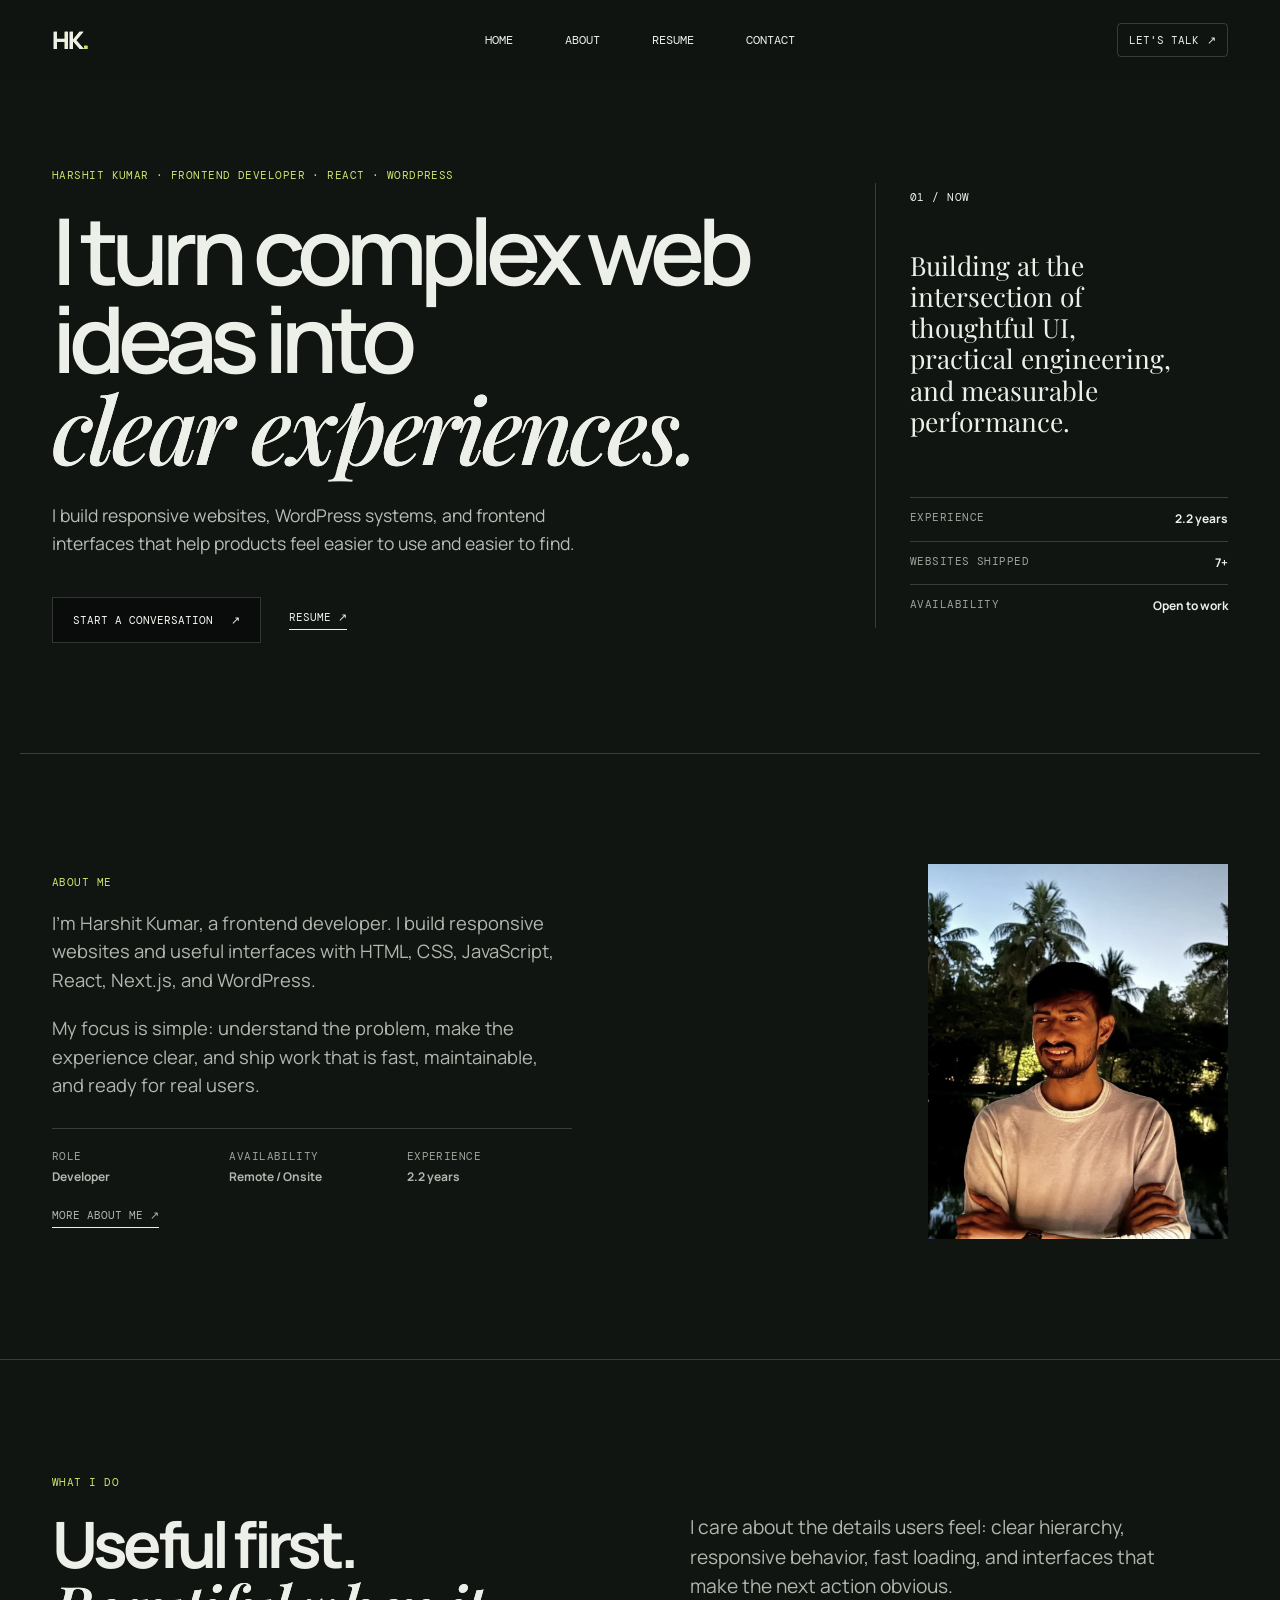
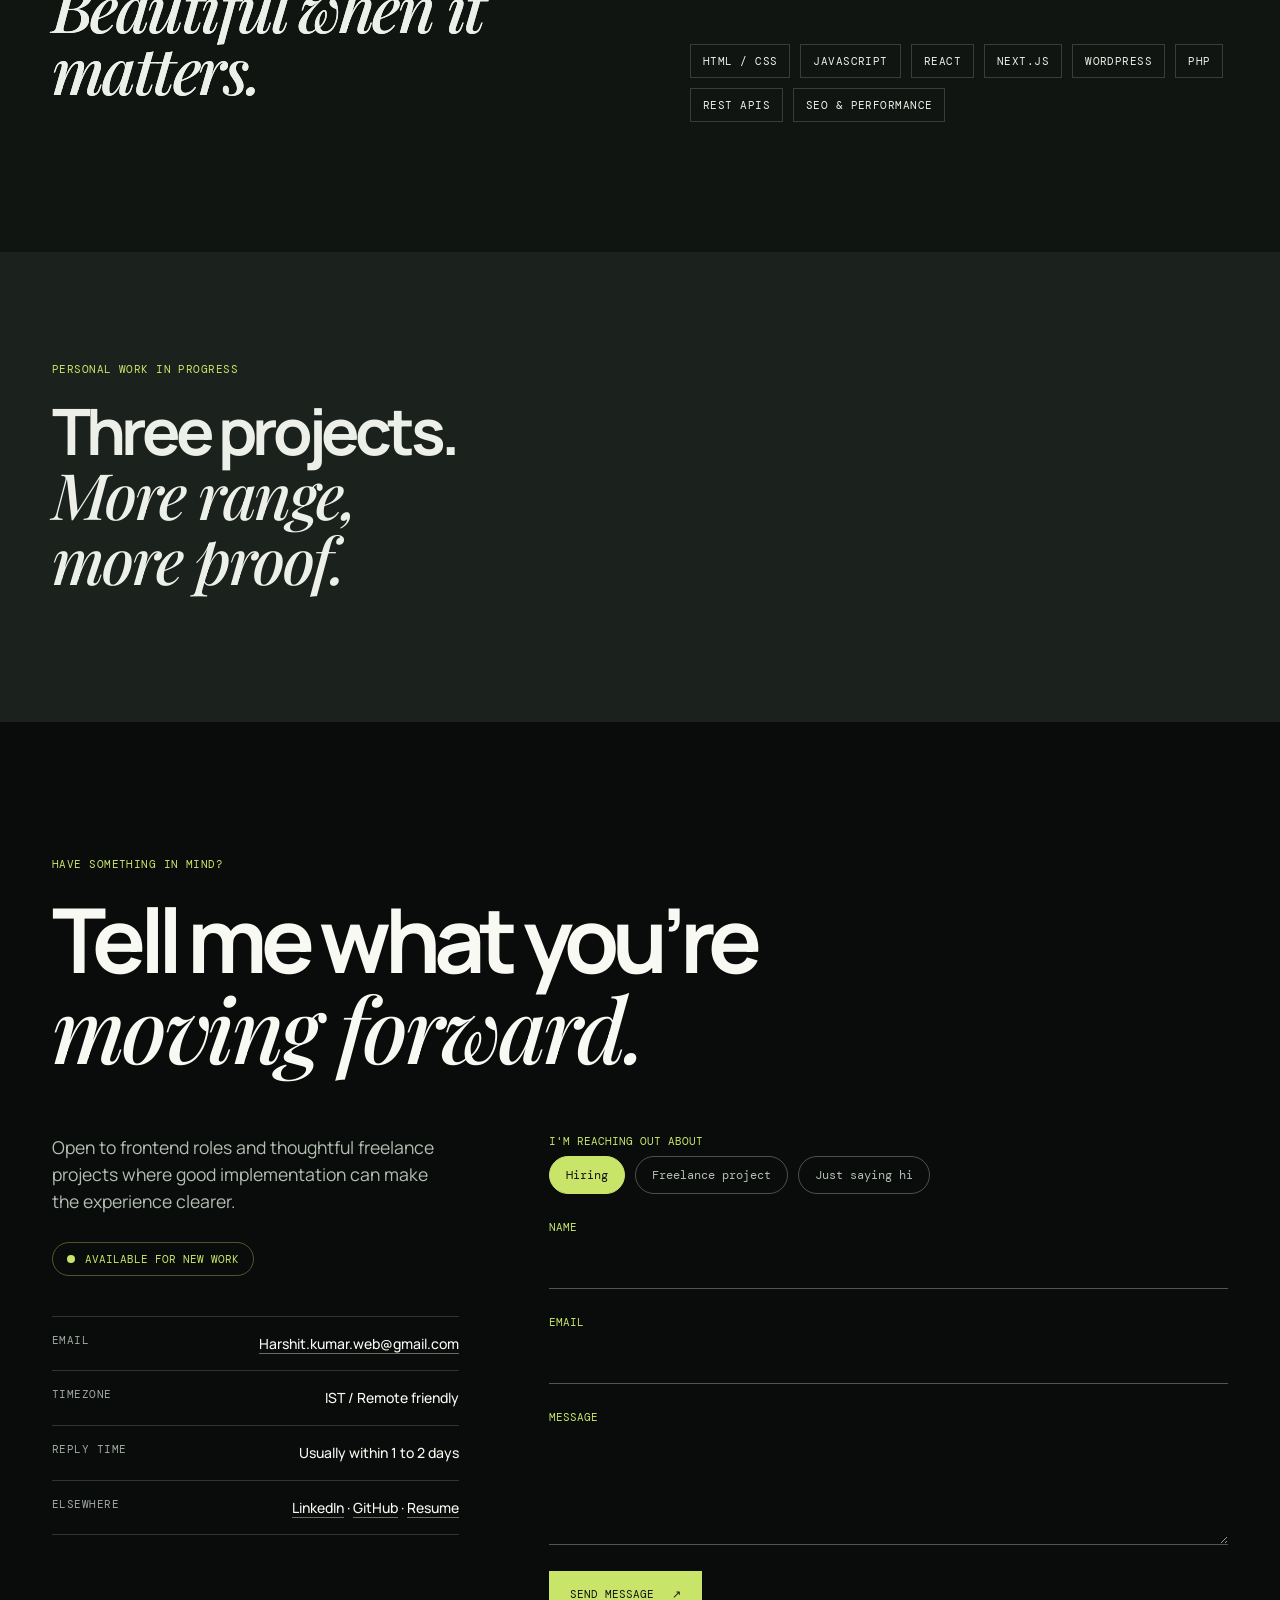
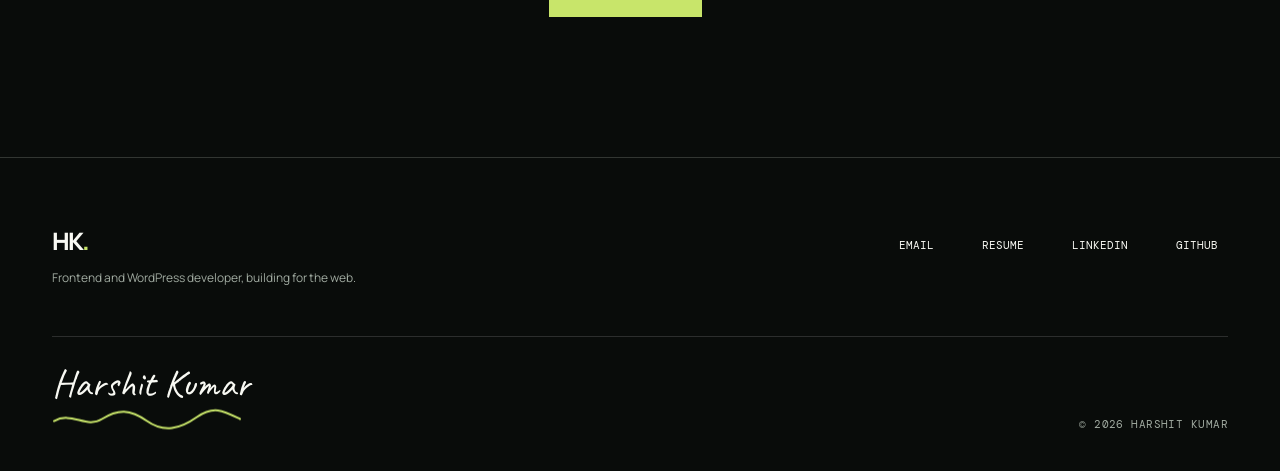
<file: index.html>
<!doctype html>
<html lang="en">
  <head>
    <meta charset="UTF-8" />
    <meta
      name="viewport"
      content="width=device-width, initial-scale=1, viewport-fit=cover"
    />
    <meta
      name="description"
      content="Harshit Kumar is a frontend developer building responsive websites, WordPress plugins, React interfaces, and SEO-friendly web experiences."
    />
    <meta name="author" content="Harshit Kumar" />
    <meta name="theme-color" content="#101311" />
    <link rel="preconnect" href="https://fonts.googleapis.com" />
    <link rel="preconnect" href="https://fonts.gstatic.com" crossorigin />
    <link rel="preconnect" href="https://cdnjs.cloudflare.com" />
    <meta name="robots" content="index, follow, max-image-preview:large" />
    <link rel="canonical" href="https://harshitkumar.tech/" />
    <link rel="icon" href="/favicon.svg" type="image/svg+xml" />
    <meta property="og:type" content="website" />
    <meta property="og:site_name" content="Harshit Kumar" />
    <meta
      property="og:title"
      content="Harshit Kumar | Frontend &amp; WordPress Developer"
    />
    <meta
      property="og:description"
      content="Frontend developer building clear, responsive, high-performance web experiences."
    />
    <meta property="og:url" content="https://harshitkumar.tech/" />
    <meta
      property="og:image"
      content="https://harshitkumar.tech/og-image.png"
    />
    <meta name="twitter:card" content="summary_large_image" />
    <meta
      name="twitter:title"
      content="Harshit Kumar | Frontend &amp; WordPress Developer"
    />
    <meta
      name="twitter:description"
      content="Frontend developer building clear, responsive, high-performance web experiences."
    />
    <meta
      name="twitter:image"
      content="https://harshitkumar.tech/og-image.png"
    />
    <title>Harshit Kumar | Frontend Developer &amp; WordPress Developer</title>
    <link
      rel="stylesheet"
      href="https://fonts.googleapis.com/css2?family=Caveat:wght@500;600&amp;family=DM+Mono:wght@400;500&amp;family=Manrope:wght@400;500;600;700;800&amp;family=Playfair+Display:ital,wght@0,500;0,600;1,500;1,600&amp;display=swap"
    />
    <link rel="stylesheet" href="style.css" />
    <script type="application/ld+json">
      {
        "@context": "https://schema.org",
        "@type": "Person",
        "name": "Harshit Kumar",
        "url": "https://harshitkumar.tech/",
        "jobTitle": "Frontend Developer",
        "description": "Frontend and WordPress developer skilled in React, Next.js, JavaScript, responsive web development, APIs, and SEO.",
        "worksFor": {
          "@type": "Organization",
          "name": "Strivedge Technolabs"
        },
        "sameAs": [
          "https://www.linkedin.com/in/harshit-kumar-me",
          "https://github.com/Harshit-kumar-1/"
        ],
        "email": "mailto:Harshit.kumar.web@gmail.com",
        "knowsAbout": [
          "React",
          "Next.js",
          "JavaScript",
          "WordPress",
          "PHP",
          "SEO",
          "Responsive Web Design"
        ]
      }
    </script>
  </head>
  <body>
    <header class="site-header">
      <a class="brand" href="#top" aria-label="Harshit Kumar home"
        >HK<span>.</span></a
      >
      <nav aria-label="Main navigation">
        <a href="#top">Home</a>
        <a href="#about">About</a>
        <a href="/resume/" target="_blank" rel="noopener">Resume</a>
        <a href="#contact">Contact</a>
      </nav>
      <div class="header-actions">
        <a class="header-link" href="mailto:Harshit.kumar.web@gmail.com"
          >Let's talk <span aria-hidden="true">↗</span></a
        >
      </div>
    </header>

    <nav class="mobile-dock" aria-label="Quick navigation">
      <a href="#top" data-section="top" class="is-active" aria-current="page"
        >Home</a
      >
      <a href="#about" data-section="about">About</a>
      <a href="#contact" data-section="contact">Contact</a>
    </nav>

    <main id="top">
      <section class="hero section-wrap" aria-labelledby="hero-title">
        <div class="hero-copy">
          <p class="eyebrow">Harshit Kumar · Frontend developer · React · WordPress</p>
          <h1 id="hero-title">
            I turn complex web ideas into
            <em class="text-sweep">clear experiences.</em>
          </h1>
          <p class="hero-text">
            I build responsive websites, WordPress systems, and frontend
            interfaces that help products feel easier to use and easier to find.
          </p>
          <div class="hero-actions">
            <a class="button button-dark" href="#contact"
              >Start a conversation <span aria-hidden="true">↗</span></a
            >
            <a class="text-link" href="/resume/" target="_blank" rel="noopener"
              >Resume <span aria-hidden="true">↗</span></a
            >
          </div>
        </div>
        <aside class="hero-note" aria-label="Experience summary">
          <span class="note-index">01 / now</span>
          <p>
            Building at the intersection of thoughtful UI, practical
            engineering, and measurable performance.
          </p>
          <dl>
            <div>
              <dt>Experience</dt>
              <dd>2.2 years</dd>
            </div>
            <div>
              <dt>Websites shipped</dt>
              <dd>7+</dd>
            </div>
            <div>
              <dt>Availability</dt>
              <dd>Open to work</dd>
            </div>
          </dl>
        </aside>
      </section>

      <section
        class="about section-wrap reveal"
        id="about"
        aria-label="About me"
      >
        <div class="about-layout">
          <div class="about-copy">
            <p class="eyebrow">About me</p>
            <p>
              I’m Harshit Kumar, a frontend developer. I build responsive
              websites and useful interfaces with HTML, CSS,
              JavaScript, React, Next.js, and WordPress.
            </p>
            <p>
              My focus is simple: understand the problem, make the experience
              clear, and ship work that is fast, maintainable, and ready for
              real users.
            </p>
            <dl class="about-facts">
              <div>
                <dt>Role</dt>
                <dd>Developer</dd>
              </div>
              <div>
                <dt>Availability</dt>
                <dd>Remote / Onsite</dd>
              </div>
              <div>
                <dt>Experience</dt>
                <dd>2.2 years</dd>
              </div>
            </dl>
            <a class="text-link" href="/resume/" target="_blank" rel="noopener"
              >More about me <span aria-hidden="true">↗</span></a
            >
          </div>
          <figure class="about-photo reveal">
            <img
              class="about-photo-img"
              src="/assets/harshit.webp"
              alt="Harshit Kumar"
              width="800"
              height="1000"
              loading="lazy"
            />
          </figure>
        </div>
      </section>

      <section
        class="work section-wrap"
        id="work"
        aria-labelledby="work-title"
        hidden
      >
        <div class="section-heading reveal">
          <div>
            <p class="eyebrow">Selected work</p>
            <h2 id="work-title">Built for real users.</h2>
          </div>
          <p class="section-intro">
            A small selection of freelance work, focused on clear communication,
            responsive design, and useful digital experiences.
          </p>
        </div>
        <div class="project-grid reveal-group">
          <article class="project-card">
            <div class="project-art art-auto">
              <span>01</span><strong>CORPORATE<br />WEBSITE</strong>
            </div>
            <div class="project-info">
              <div class="project-meta">
                <span>Responsive web · SEO</span><span>Freelance project</span>
              </div>
              <h3>EcoVian Energy</h3>
              <p>
                A corporate website with a clear multi-page structure,
                responsive layouts, and a visual identity shaped around the
                energy sector.
              </p>
              <a class="detail-button" href="#contact"
                >Discuss the work <span aria-hidden="true">↗</span></a
              >
            </div>
          </article>
          <article class="project-card">
            <div class="project-art art-saas">
              <span>02</span><strong>SOLAR<br />LANDING PAGE</strong>
            </div>
            <div class="project-info">
              <div class="project-meta">
                <span>Responsive UI · Vercel</span
                ><span>Freelance project</span>
              </div>
              <h3>Shambhavi Solar</h3>
              <p>
                A focused solar-energy landing page refined for responsive
                presentation, clear messaging, and fast delivery.
              </p>
              <a class="detail-button" href="#contact"
                >Discuss the work <span aria-hidden="true">↗</span></a
              >
            </div>
          </article>
          <article class="project-card">
            <div class="project-art art-salon">
              <span>03</span><strong>BOOKING<br />EXPERIENCE</strong>
            </div>
            <div class="project-info">
              <div class="project-meta">
                <span>WordPress · Booking systems</span
                ><span>Professional work</span>
              </div>
              <h3>Multi-location booking system</h3>
              <p>
                A responsive service-business website with location, treatment,
                cart, and appointment-booking flows.
              </p>
              <a class="detail-button" href="#contact"
                >Discuss the work <span aria-hidden="true">↗</span></a
              >
            </div>
          </article>
          <article class="project-card">
            <div class="project-art art-salon">
              <span>04</span><strong>SALON<br />CHAIN</strong>
            </div>
            <div class="project-info">
              <div class="project-meta">
                <span>WordPress · Responsive UI</span
                ><span>Professional work</span>
              </div>
              <h3>Salon chain website</h3>
              <p>
                A multi-location salon website built around clear service
                discovery and a reusable booking experience.
              </p>
              <a class="detail-button" href="#contact"
                >Discuss the work <span aria-hidden="true">↗</span></a
              >
            </div>
          </article>
          <article class="project-card">
            <div class="project-art art-calista">
              <span>05</span><strong>SALON<br />WEBSITE</strong>
            </div>
            <div class="project-info">
              <div class="project-meta">
                <span>WordPress · JavaScript</span
                ><span>Professional work</span>
              </div>
              <h3>Service business website</h3>
              <p>
                A responsive local-business website focused on service clarity,
                navigation, and conversion.
              </p>
              <a class="detail-button" href="#contact"
                >Discuss the work <span aria-hidden="true">↗</span></a
              >
            </div>
          </article>
          <article class="project-card">
            <div class="project-art art-fintech">
              <span>06</span><strong>CORPORATE<br />FINTECH</strong>
            </div>
            <div class="project-info">
              <div class="project-meta">
                <span>WordPress · Performance</span
                ><span>Professional work</span>
              </div>
              <h3>Corporate fintech website</h3>
              <p>
                A corporate web presence designed to make a complex financial
                product easier to understand.
              </p>
              <a class="detail-button" href="#contact"
                >Discuss the work <span aria-hidden="true">↗</span></a
              >
            </div>
          </article>
          <article class="project-card">
            <div class="project-art art-video">
              <span>07</span><strong>STUDIO<br />PORTFOLIO</strong>
            </div>
            <div class="project-info">
              <div class="project-meta">
                <span>WordPress · JavaScript</span
                ><span>Professional work</span>
              </div>
              <h3>Studio portfolio</h3>
              <p>
                A portfolio experience organised by category so visitors can
                quickly find relevant work.
              </p>
              <a class="detail-button" href="#contact"
                >Discuss the work <span aria-hidden="true">↗</span></a
              >
            </div>
          </article>
          <article class="project-card">
            <div class="project-art art-energy">
              <span>08</span><strong>BRAND<br />PLATFORM</strong>
            </div>
            <div class="project-info">
              <div class="project-meta">
                <span>Responsive web · SEO</span><span>Professional work</span>
              </div>
              <h3>Corporate website</h3>
              <p>
                A complete corporate website with a brand-aligned visual system,
                clean navigation, and a structure built for search and clarity.
              </p>
              <a class="detail-button" href="#contact"
                >Discuss the work <span aria-hidden="true">↗</span></a
              >
            </div>
          </article>
          <article class="project-card project-card-muted">
            <div class="project-art art-next">
              <span>09</span><strong>NEXT<br />CHAPTER</strong>
            </div>
            <div class="project-info">
              <div class="project-meta">
                <span>React · Next.js · TypeScript</span
                ><span>Personal project</span>
              </div>
              <h3>Coming next</h3>
              <p>
                Three original projects are planned to show deeper application
                work, modern frontend architecture, and the way I solve problems
                end to end.
              </p>
              <a class="detail-button" href="#personal"
                >See the direction <span aria-hidden="true">↓</span></a
              >
            </div>
          </article>
        </div>
        <p class="work-note reveal">
          Client work is kept private to respect confidentiality. Reach out by
          email or on LinkedIn if you'd like to talk through any of it. For
          personal projects I've built on my own, see
          <a href="#personal">below&nbsp;↓</a>
        </p>
      </section>

      <section
        class="approach section-wrap"
        id="skills"
        aria-labelledby="approach-title"
      >
        <p class="eyebrow">What I do</p>
        <div class="approach-grid reveal">
          <h2 id="approach-title">
            Useful first.<br /><em class="text-sweep"
              >Beautiful when it matters.</em
            >
          </h2>
          <div class="approach-copy">
            <p>
              I care about the details users feel: clear hierarchy, responsive
              behavior, fast loading, and interfaces that make the next action
              obvious.
            </p>
            <div class="skill-list">
              <span>HTML / CSS</span><span>JavaScript</span><span>React</span
              ><span>Next.js</span><span>WordPress</span><span>PHP</span
              ><span>REST APIs</span><span>SEO & performance</span>
            </div>
          </div>
        </div>
      </section>

      <section
        class="personal section-wrap"
        id="personal"
        aria-labelledby="personal-title"
      >
        <div class="personal-heading reveal">
          <p class="eyebrow">Personal work in progress</p>
          <h2 id="personal-title">
            Three projects.<br /><em>More range, more proof.</em>
          </h2>
        </div>
        <!-- <div class="personal-list reveal-group">
          <div>
            <span>01</span>
            <h3>Appointment platform</h3>
            <p>
              Next.js booking flow with availability, services, and an admin
              view.
            </p>
          </div>
          <div>
            <span>02</span>
            <h3>Analytics dashboard</h3>
            <p>
              React interface with data states, filters, charts, and reusable
              components.
            </p>
          </div>
          <div>
            <span>03</span>
            <h3>Local business website</h3>
            <p>
              SEO-first site demonstrating structured content, speed, and local
              search.
            </p>
          </div>
        </div> -->
      </section>

      <section
        class="contact section-wrap"
        id="contact"
        aria-labelledby="contact-title"
      >
        <p class="eyebrow reveal">Have something in mind?</p>
        <h2 id="contact-title">
          Tell me what you’re<br /><em>moving forward.</em>
        </h2>
        <div class="contact-layout">
          <div class="contact-side reveal">
            <p class="contact-intro">
              Open to frontend roles and thoughtful freelance projects where
              good implementation can make the experience clearer.
            </p>
            <p class="availability">
              <span class="availability-dot" aria-hidden="true"></span>
              Available for new work
            </p>
            <dl class="contact-details">
              <div>
                <dt>Email</dt>
                <dd>
                  <a
                    href="mailto:Harshit.kumar.web@gmail.com?subject=Portfolio%20conversation"
                    >Harshit.kumar.web@gmail.com</a
                  >
                </dd>
              </div>
              <div>
                <dt>Timezone</dt>
                <dd>IST / Remote friendly</dd>
              </div>
              <div>
                <dt>Reply time</dt>
                <dd>Usually within 1 to 2 days</dd>
              </div>
              <div>
                <dt>Elsewhere</dt>
                <dd>
                  <a href="https://www.linkedin.com/in/harshit-kumar-me"
                    >LinkedIn</a
                  >
                  &middot;
                  <a href="https://github.com/Harshit-kumar-1/">GitHub</a>
                  &middot;
                  <a href="/resume/" target="_blank" rel="noopener">Resume</a>
                </dd>
              </div>
            </dl>
          </div>
          <form
            class="contact-form reveal"
            id="contact-form"
            action="https://api.web3forms.com/submit"
            method="POST"
            novalidate
          >
            <input
              type="hidden"
              name="access_key"
              value="c1c3860f-5f4a-40cd-ab09-640cc3367ac0"
            />
            <input
              type="hidden"
              name="subject"
              value="New message from your portfolio"
            />
            <input
              type="hidden"
              name="from_name"
              value="Portfolio contact form"
            />
            <input
              type="checkbox"
              name="botcheck"
              class="contact-honeypot"
              tabindex="-1"
              autocomplete="off"
            />

            <fieldset class="contact-choice">
              <legend>I'm reaching out about</legend>
              <label
                ><input type="radio" name="topic" value="Hiring" checked /><span
                  >Hiring</span
                ></label
              >
              <label
                ><input
                  type="radio"
                  name="topic"
                  value="Freelance project"
                /><span>Freelance project</span></label
              >
              <label
                ><input type="radio" name="topic" value="Just saying hi" /><span
                  >Just saying hi</span
                ></label
              >
            </fieldset>

            <div class="field">
              <label for="cf-name">Name</label>
              <input
                id="cf-name"
                name="name"
                type="text"
                autocomplete="name"
                required
              />
            </div>
            <div class="field">
              <label for="cf-email">Email</label>
              <input
                id="cf-email"
                name="email"
                type="email"
                autocomplete="email"
                required
              />
            </div>
            <div class="field">
              <label for="cf-message">Message</label>
              <textarea
                id="cf-message"
                name="message"
                rows="4"
                required
              ></textarea>
            </div>

            <div class="form-actions">
              <button class="button button-light" type="submit">
                <span class="submit-label">Send message</span>
                <span aria-hidden="true">↗</span>
              </button>
              <p class="form-status" role="status" aria-live="polite"></p>
            </div>
          </form>
        </div>
      </section>
    </main>

    <footer class="site-footer section-wrap">
      <div class="footer-top">
        <div class="footer-brand">
          <span class="brand">HK<span>.</span></span>
          <p>Frontend and WordPress developer, building for the web.</p>
        </div>
        <div class="footer-links">
          <a href="mailto:Harshit.kumar.web@gmail.com">Email</a>
          <a href="/resume/" target="_blank" rel="noopener">Resume</a>
          <a href="https://www.linkedin.com/in/harshit-kumar-me">LinkedIn</a>
          <a href="https://github.com/Harshit-kumar-1/">GitHub</a>
        </div>
      </div>
      <div class="footer-bottom">
        <div class="signature reveal" aria-hidden="true">
          <span class="signature-text">Harshit Kumar</span>
          <svg
            class="signature-svg"
            viewBox="0 0 190 24"
            preserveAspectRatio="none"
          >
            <path
              d="M2 14 C 20 4, 34 22, 50 12 S 78 2, 95 14 S 128 22, 145 10 S 172 4, 188 12"
            />
          </svg>
        </div>
        <small>© 2026 Harshit Kumar</small>
      </div>
    </footer>
    <script
      src="https://cdnjs.cloudflare.com/ajax/libs/gsap/3.12.5/gsap.min.js"
      defer
    ></script>
    <script src="script.js" defer></script>
  </body>
</html>
</file>
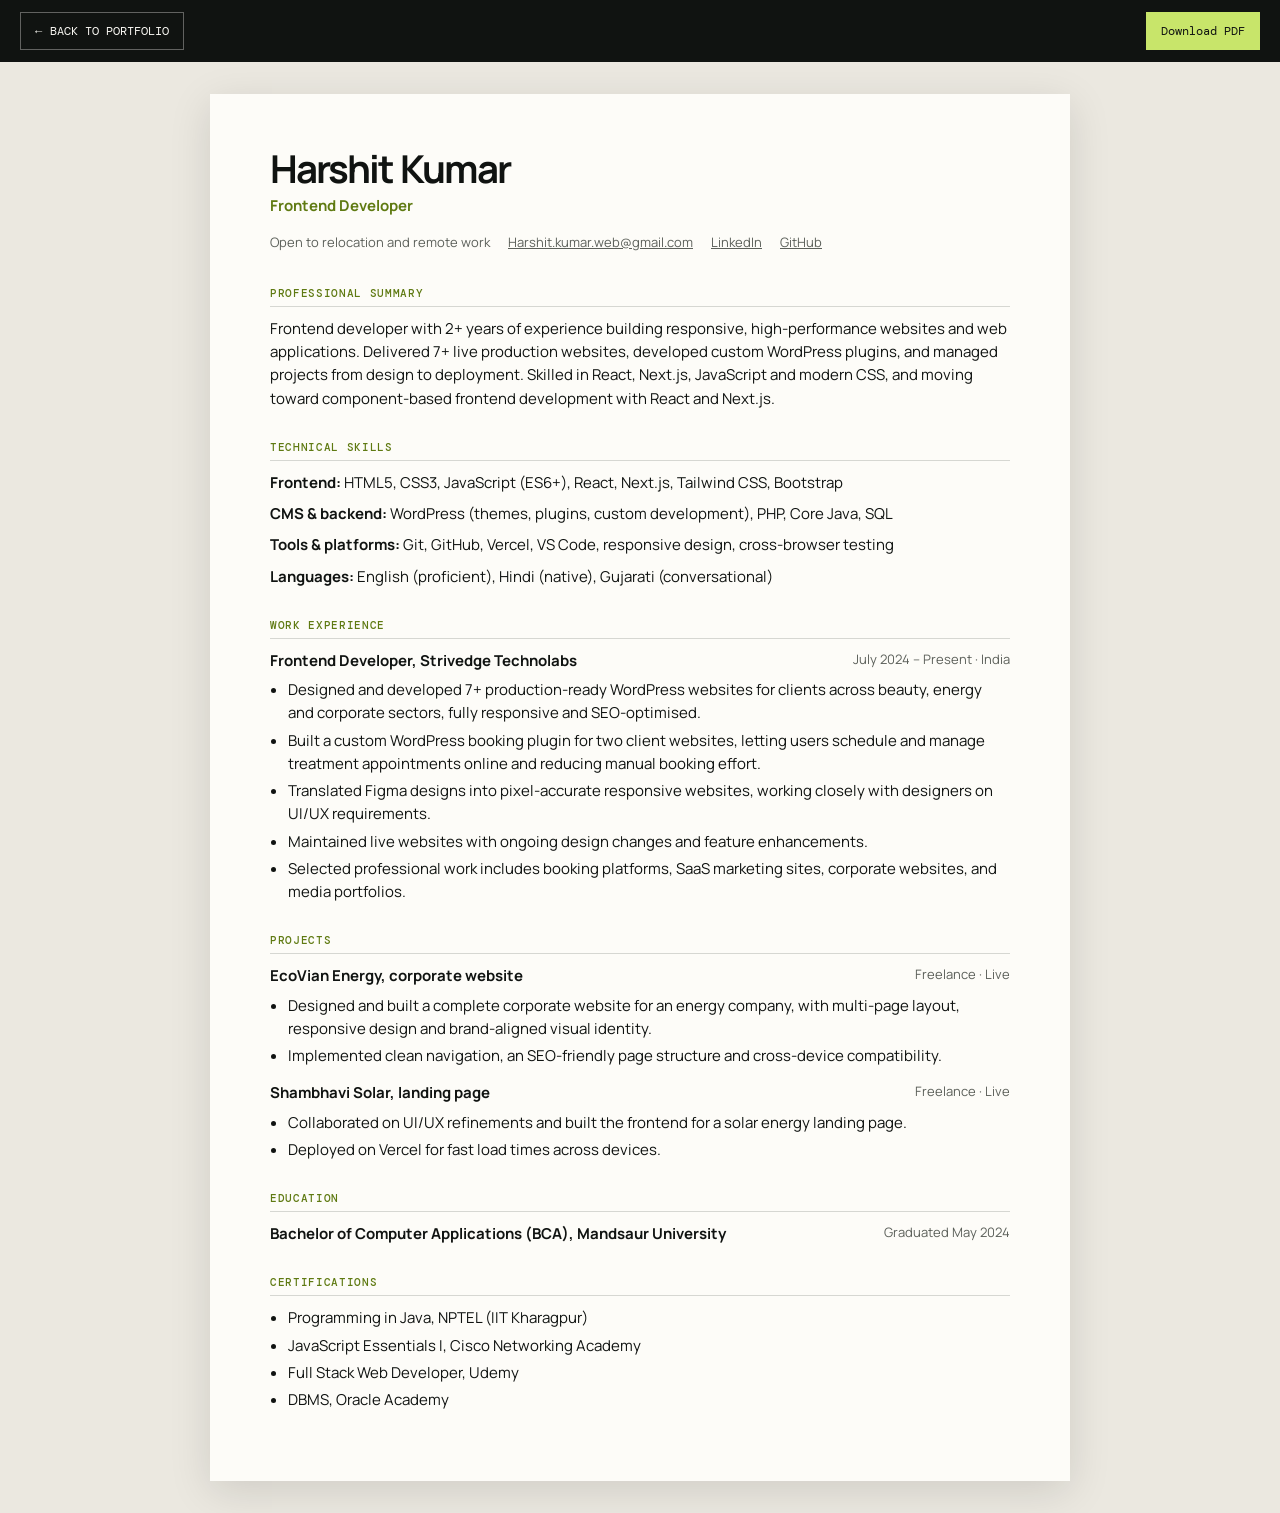
<file: resume/index.html>
<!doctype html>
<html lang="en">
  <head>
    <meta charset="UTF-8" />
    <meta name="viewport" content="width=device-width, initial-scale=1" />
    <title>Harshit Kumar | Resume</title>
    <meta name="description" content="Resume of Harshit Kumar, frontend and WordPress developer." />
    <meta name="robots" content="noindex, follow" />
    <link rel="canonical" href="https://harshitkumar.tech/resume/" />
    <link rel="icon" href="/favicon.svg" type="image/svg+xml" />
    <link rel="preconnect" href="https://fonts.googleapis.com" />
    <link rel="preconnect" href="https://fonts.gstatic.com" crossorigin />
    <link
      rel="stylesheet"
      href="https://fonts.googleapis.com/css2?family=DM+Mono:wght@400;500&family=Manrope:wght@400;500;600;700;800&display=swap"
    />
    <style>
      :root {
        --ink: #101311;
        --muted: #5c605a;
        --line: rgba(16, 19, 17, 0.16);
        --accent: #5f7a12;
        --lime: #c8e56a;
      }
      * { box-sizing: border-box; }
      html { color-scheme: light; }
      body {
        margin: 0;
        color: var(--ink);
        background: #ebe8e0;
        font: 15px/1.55 "Manrope", "Segoe UI", sans-serif;
      }
      a { color: inherit; }
      .bar {
        position: sticky;
        top: 0;
        z-index: 10;
        display: flex;
        align-items: center;
        justify-content: space-between;
        gap: 12px;
        padding: 12px 20px;
        background: #101311;
        color: #f8f7f2;
        font: 12px "DM Mono", monospace;
        text-transform: uppercase;
      }
      .bar a, .bar button {
        display: inline-flex;
        align-items: center;
        gap: 8px;
        padding: 10px 14px;
        color: inherit;
        font: inherit;
        text-decoration: none;
        background: transparent;
        border: 1px solid rgba(248, 247, 242, 0.35);
        cursor: pointer;
      }
      .bar .primary {
        color: #101311;
        background: var(--lime);
        border-color: var(--lime);
      }
      .bar a:hover, .bar button:hover { border-color: var(--lime); }
      .sheet {
        max-width: 860px;
        margin: 32px auto;
        padding: 56px 60px;
        background: #fdfcf8;
        box-shadow: 0 10px 40px rgba(0, 0, 0, 0.12);
      }
      h1 { margin: 0; font-size: 2.4rem; letter-spacing: -0.05em; line-height: 1; }
      .role { margin: 6px 0 0; color: var(--accent); font-weight: 700; }
      .contact {
        display: flex;
        flex-wrap: wrap;
        gap: 4px 18px;
        margin: 14px 0 0;
        padding: 0;
        list-style: none;
        color: var(--muted);
        font-size: 13px;
      }
      h2 {
        margin: 30px 0 10px;
        padding-bottom: 6px;
        border-bottom: 1px solid var(--line);
        font: 500 11px "DM Mono", monospace;
        letter-spacing: 0.06em;
        text-transform: uppercase;
        color: var(--accent);
      }
      p { margin: 0 0 8px; }
      .row { display: flex; justify-content: space-between; gap: 16px; }
      .row strong { font-size: 15px; }
      .when { color: var(--muted); font-size: 13px; white-space: nowrap; }
      ul { margin: 6px 0 14px; padding-left: 18px; }
      li { margin-bottom: 4px; }
      .skills p span { font-weight: 700; }
      @media (max-width: 640px) {
        .sheet { margin: 0; padding: 32px 22px; box-shadow: none; }
        .row { display: block; }
        .bar { padding: 10px 12px; }
        .bar a, .bar button { padding: 9px 10px; }
      }
      @media print {
        @page { size: A4; margin: 14mm; }
        body { background: #fff; font-size: 12px; }
        .bar { display: none; }
        .sheet { margin: 0; padding: 0; box-shadow: none; max-width: none; background: #fff; }
        h2 { margin-top: 18px; }
        a { text-decoration: none; }
      }
    </style>
  </head>
  <body>
    <div class="bar">
      <a href="/"><span aria-hidden="true">←</span> Back to portfolio</a>
      <button class="primary" type="button" id="print-btn">Download PDF</button>
    </div>

    <main class="sheet">
      <h1>Harshit Kumar</h1>
      <p class="role">Frontend Developer</p>
      <ul class="contact">
        <li>Open to relocation and remote work</li>
        <li><a href="mailto:Harshit.kumar.web@gmail.com">Harshit.kumar.web@gmail.com</a></li>
        <li><a href="https://www.linkedin.com/in/harshit-kumar-me">LinkedIn</a></li>
        <li><a href="https://github.com/Harshit-kumar-1/">GitHub</a></li>
      </ul>

      <h2>Professional summary</h2>
      <p>
        Frontend developer with 2+ years of experience building responsive,
        high-performance websites and web applications. Delivered 7+ live
        production websites, developed custom WordPress plugins, and managed
        projects from design to deployment. Skilled in React, Next.js,
        JavaScript and modern CSS, and moving toward component-based frontend
        development with React and Next.js.
      </p>

      <h2>Technical skills</h2>
      <div class="skills">
        <p><span>Frontend:</span> HTML5, CSS3, JavaScript (ES6+), React, Next.js, Tailwind CSS, Bootstrap</p>
        <p><span>CMS &amp; backend:</span> WordPress (themes, plugins, custom development), PHP, Core Java, SQL</p>
        <p><span>Tools &amp; platforms:</span> Git, GitHub, Vercel, VS Code, responsive design, cross-browser testing</p>
        <p><span>Languages:</span> English (proficient), Hindi (native), Gujarati (conversational)</p>
      </div>

      <h2>Work experience</h2>
      <div class="row">
        <strong>Frontend Developer, Strivedge Technolabs</strong>
        <span class="when">July 2024 – Present · India</span>
      </div>
      <ul>
        <li>Designed and developed 7+ production-ready WordPress websites for clients across beauty, energy and corporate sectors, fully responsive and SEO-optimised.</li>
        <li>Built a custom WordPress booking plugin for two client websites, letting users schedule and manage treatment appointments online and reducing manual booking effort.</li>
        <li>Translated Figma designs into pixel-accurate responsive websites, working closely with designers on UI/UX requirements.</li>
        <li>Maintained live websites with ongoing design changes and feature enhancements.</li>
        <li>Selected professional work includes booking platforms, SaaS marketing sites, corporate websites, and media portfolios.</li>
      </ul>

      <h2>Projects</h2>
      <div class="row">
        <strong>EcoVian Energy, corporate website</strong>
        <span class="when">Freelance · Live</span>
      </div>
      <ul>
        <li>Designed and built a complete corporate website for an energy company, with multi-page layout, responsive design and brand-aligned visual identity.</li>
        <li>Implemented clean navigation, an SEO-friendly page structure and cross-device compatibility.</li>
      </ul>
      <div class="row">
        <strong>Shambhavi Solar, landing page</strong>
        <span class="when">Freelance · Live</span>
      </div>
      <ul>
        <li>Collaborated on UI/UX refinements and built the frontend for a solar energy landing page.</li>
        <li>Deployed on Vercel for fast load times across devices.</li>
      </ul>

      <h2>Education</h2>
      <div class="row">
        <strong>Bachelor of Computer Applications (BCA), Mandsaur University</strong>
        <span class="when">Graduated May 2024</span>
      </div>

      <h2>Certifications</h2>
      <ul>
        <li>Programming in Java, NPTEL (IIT Kharagpur)</li>
        <li>JavaScript Essentials I, Cisco Networking Academy</li>
        <li>Full Stack Web Developer, Udemy</li>
        <li>DBMS, Oracle Academy</li>
      </ul>
    </main>
    <script>
      document
        .getElementById("print-btn")
        .addEventListener("click", () => window.print());
    </script>
  </body>
</html>
</file>
<file: style.css>
:root {
  --gutter: 32px;
  --ink: #edf0e8;
  --paper: #111512;
  --cream: #1b211c;
  --muted: #9ca59a;
  --line: rgba(237, 240, 232, 0.18);
  --lime: #c8e56a;
  --white: #f8f9f3;
  --serif: "Playfair Display", Georgia, serif;
  --sans: "Manrope", "Segoe UI", sans-serif;
  --mono: "DM Mono", monospace;
  --accent: #c8e56a;
  --accent-soft: #c8e56a;
  --body-copy: #b7beb5;
  --secondary-copy: #b0b8ae;
  --card-meta: #a0aaa0;
  --contact-copy: #b4bdb3;
  --footer-copy: #a0aaa0;
  --shadow: rgba(0, 0, 0, 0.55);
  --dark-surface: #090c0a;
}
* {
  box-sizing: border-box;
}
html {
  color-scheme: dark;
  transition: background-color 0.45s ease;
}
html {
  scroll-behavior: smooth;
  scroll-padding-top: 88px;
}
body {
  margin: 0;
  color: var(--ink);
  background: var(--paper);
  font-family: var(--sans);
  line-height: 1.55;
  transition:
    color 0.45s ease,
    background-color 0.45s ease;
}
body,
.mode-strip,
.personal,
.contact,
.site-footer {
  transition:
    color 0.45s ease,
    background-color 0.45s ease,
    border-color 0.45s ease;
}
a {
  color: inherit;
  text-decoration: none;
}
button {
  font: inherit;
}
.section-wrap {
  max-width: 1240px;
  margin: 0 auto;
  padding-left: 32px;
  padding-right: 32px;
}
.site-header {
  position: sticky;
  top: 0;
  z-index: 50;
  height: 80px;
  display: grid;
  grid-template-columns: 1fr auto 1fr;
  align-items: center;
  padding: 0 max(32px, calc((100% - 1176px) / 2));
  background: var(--paper);
  background: color-mix(in srgb, var(--paper) 80%, transparent);
  -webkit-backdrop-filter: blur(14px) saturate(1.4);
  backdrop-filter: blur(14px) saturate(1.4);
  border-bottom: 1px solid transparent;
  transition:
    transform 0.4s cubic-bezier(0.16, 1, 0.3, 1),
    border-color 0.3s ease,
    background-color 0.45s ease;
}
.site-header .brand {
  justify-self: start;
  background: linear-gradient(110deg in oklch, #a8cf42, #c8e56a, #e4f5a1);
  background-clip: text;
}
.site-header nav {
  justify-self: center;
}
.site-header .header-actions {
  justify-self: end;
}
.site-header.is-scrolled {
  border-bottom-color: var(--line);
}
.site-header.is-hidden {
  transform: translateY(-100%);
}
.header-actions {
  display: flex;
  align-items: center;
  gap: 24px;
}
.brand {
  font-size: 1.5rem;
  font-weight: 800;
  letter-spacing: -0.08em;
}
.brand span {
  color: var(--accent);
}
.site-header nav {
  display: flex;
  gap: 32px;
  font: 12px var(--mono);
  text-transform: uppercase;
}
nav a,
.header-link,
.text-link,
.detail-button,
.footer-links a {
  transition: color 0.2s ease;
}
nav a:hover,
.text-link:hover,
.detail-button:hover {
  color: var(--accent);
}
.header-link {
  display: inline-flex;
  align-items: center;
  gap: 8px;
  overflow: hidden;
  isolation: isolate;
  padding: 9px 11px;
  border: 1px solid var(--line);
  border-radius: 4px;
  font: 11px var(--mono);
  text-transform: uppercase;
  transition:
    color 0.25s var(--ease),
    border-color 0.25s var(--ease),
    background-color 0.25s var(--ease),
    transform 0.25s var(--ease);
}
.header-link::before {
  content: "";
  position: absolute;
  inset: 0;
  z-index: -1;
  background: var(--lime);
  transform: translateX(-102%);
  transition: transform 0.35s var(--ease);
}
.header-link:hover {
  color: #101311;
  border-color: var(--lime);
  transform: translateY(-2px);
}
.header-link:hover::before {
  transform: translateX(0);
}
.hero {
  min-height: 650px;
  display: grid;
  grid-template-columns: minmax(0, 1.35fr) minmax(260px, 0.65fr);
  gap: 90px;
  align-items: center;
  padding-top: 88px;
  padding-bottom: 110px;
}
.eyebrow,
.note-index,
.project-meta,
.skill-list,
dt,
small {
  font: 11px var(--mono);
  text-transform: uppercase;
  letter-spacing: 0.04em;
}
.eyebrow {
  margin: 0 0 24px;
  color: var(--accent-soft);
}
h1,
h2,
h3,
p {
  margin-top: 0;
}
h1 {
  max-width: 880px;
  margin-bottom: 28px;
  font-size: clamp(3.5rem, 7.2vw, 7rem);
  line-height: 0.96;
  letter-spacing: -0.075em;
  font-weight: 600;
}
h1 em,
h2 em {
  font-family: var(--serif);
  font-weight: 500;
  letter-spacing: -0.04em;
}
.text-sweep {
  position: relative;
  display: inline-block;
  color: inherit;
  isolation: isolate;
  background: linear-gradient(
    105deg,
    currentColor 0%,
    currentColor 42%,
    var(--lime) 50%,
    currentColor 58%,
    currentColor 100%
  );
  background-size: 240% 100%;
  background-position: 100% 0;
  background-repeat: no-repeat;
  background-clip: text;
  -webkit-background-clip: text;
  -webkit-text-fill-color: currentColor;
  transition:
    background-position 0.85s var(--ease),
    filter 0.35s ease;
}
.text-sweep:hover {
  background-position: -40% 0;
  filter: brightness(1.12);
}
.hero-text {
  max-width: 530px;
  font-size: 1.1rem;
  color: var(--body-copy);
}
.hero-actions {
  display: flex;
  align-items: center;
  gap: 28px;
  margin-top: 40px;
}
.button {
  display: inline-flex;
  gap: 18px;
  align-items: center;
  padding: 15px 20px;
  font: 11px var(--mono);
  text-transform: uppercase;
  border: 1px solid transparent;
  transition:
    transform 0.2s ease,
    background 0.2s ease;
}
.button:hover {
  box-shadow: 0 10px 24px var(--shadow);
}
.button-dark {
  color: var(--white);
  background: var(--dark-surface);
}
.button-light {
  color: #101311;
  background: var(--lime);
}
.button-dark {
  border-color: var(--line);
}
.text-link {
  font: 11px var(--mono);
  text-transform: uppercase;
  border-bottom: 1px solid var(--ink);
  padding-bottom: 5px;
}
.hero-note {
  border-left: 1px solid var(--line);
  padding-left: 34px;
}
.hero-note p {
  margin: 42px 0 60px;
  max-width: 270px;
  font-family: var(--serif);
  font-size: 1.65rem;
  line-height: 1.18;
}
dl {
  margin: 0;
}
dl div {
  display: flex;
  justify-content: space-between;
  padding: 12px 0;
  border-top: 1px solid var(--line);
}
dt {
  color: var(--muted);
}
dd {
  margin: 0;
  font-size: 12px;
  font-weight: 700;
}
.mode-strip {
  color: var(--white);
  background: var(--dark-surface);
  padding: 72px 0 80px;
}
.mode-layout {
  display: grid;
  grid-template-columns: 0.9fr 1.1fr;
  gap: 100px;
}
.mode-strip .eyebrow {
  color: var(--lime);
}
.mode-strip h2 {
  font-size: clamp(2rem, 4vw, 4rem);
  line-height: 1;
  letter-spacing: -0.07em;
  max-width: 450px;
}
.mode-switch {
  display: flex;
  gap: 6px;
  border-bottom: 1px solid rgba(255, 255, 255, 0.25);
  margin-bottom: 30px;
}
.mode-button {
  border: 0;
  padding: 12px 20px 14px;
  color: #888d83;
  background: transparent;
  cursor: pointer;
  font: 11px var(--mono);
  text-transform: uppercase;
}
.mode-button.is-active {
  color: var(--lime);
}
.mode-statement {
  max-width: 580px;
  margin-bottom: 14px;
  font-size: clamp(1.5rem, 2.7vw, 2.7rem);
  line-height: 1.1;
  letter-spacing: -0.05em;
}
.mode-proof {
  color: #a6aaa2;
}
.about {
  padding-top: 110px;
  padding-bottom: 120px;
  border-top: 1px solid var(--line);
}
.about-layout {
  display: grid;
  grid-template-columns: 1.15fr 0.85fr;
  gap: 80px;
  align-items: center;
}
.about-photo {
  position: relative;
  width: 100%;
  max-width: 300px;
  margin: 0;
  margin-left: auto;
  aspect-ratio: 4 / 5;
  overflow: hidden;
  background: linear-gradient(160deg, #2c3429, #0c0f0d 80%);
}
.about-photo-img {
  width: 100%;
  height: 100%;
  object-fit: cover;
  filter: grayscale(0.35);
  transition:
    filter 0.6s ease,
    transform 0.6s cubic-bezier(0.16, 1, 0.3, 1);
}
.about-photo:hover .about-photo-img {
  filter: grayscale(0);
  transform: scale(1.03);
}
.about-photo-placeholder {
  position: absolute;
  inset: 0;
  display: grid;
  place-items: center;
  font: 11px var(--mono);
  text-transform: uppercase;
  color: var(--muted);
}
.about-copy {
  max-width: 520px;
  color: var(--secondary-copy);
  font-size: 1.15rem;
}
.about-copy > .eyebrow {
  margin-bottom: 18px;
}
.about-copy p + p {
  margin-top: 20px;
}
.about-copy .text-link {
  display: inline-block;
  margin-top: 22px;
}
.about-facts {
  display: grid;
  grid-template-columns: repeat(3, 1fr);
  gap: 12px;
  margin: 28px 0 0;
  padding: 20px 0 0;
  border-top: 1px solid var(--line);
}
.about-facts div {
  display: block;
  padding: 0;
  border-top: 0;
}
.about-facts dt {
  margin-bottom: 5px;
  color: var(--muted);
}
.about-facts dd {
  font-size: 12px;
}
.work {
  padding-top: 145px;
  padding-bottom: 150px;
}
.section-heading {
  display: flex;
  align-items: end;
  justify-content: space-between;
  gap: 40px;
  margin-bottom: 65px;
}
h2 {
  margin-bottom: 0;
  font-size: clamp(2.6rem, 5vw, 5rem);
  line-height: 0.98;
  letter-spacing: -0.075em;
}
.section-intro {
  max-width: 340px;
  margin: 0;
  color: var(--body-copy);
}
.project-grid {
  display: grid;
  grid-template-columns: repeat(2, minmax(0, 1fr));
  grid-auto-flow: dense;
  gap: 64px 28px;
}
.project-grid .project-card:nth-child(n + 3) {
  display: none;
}
.project-card-large {
  grid-column: span 2;
  grid-row: span 2;
}
@media (max-width: 1080px) and (min-width: 761px) {
  .project-grid {
    grid-template-columns: repeat(2, 1fr);
  }
  .project-card-large {
    grid-column: span 2;
    grid-row: span 1;
  }
  .project-card-large .project-art {
    aspect-ratio: 1.6;
  }
}
.project-art {
  aspect-ratio: 1.2;
  display: flex;
  justify-content: space-between;
  flex-direction: column;
  padding: 24px;
  color: var(--white);
  overflow: hidden;
}
.project-card-large .project-art {
  aspect-ratio: 0.88;
}
.project-art span {
  font: 11px var(--mono);
}
.project-art strong {
  font-size: clamp(1.5rem, 3vw, 3rem);
  line-height: 0.86;
  letter-spacing: -0.08em;
}
.art-salon {
  background: linear-gradient(145deg, #51644f, #15221b 70%);
}
.art-saas {
  background: linear-gradient(145deg, #b39d7a, #473d30 75%);
}
.art-calista {
  background: linear-gradient(145deg, #b8828c, #3c2229 75%);
}
.art-auto {
  background: linear-gradient(145deg, #5c7690, #1a2530 75%);
}
.art-fintech {
  background: linear-gradient(145deg, #8a7a4d, #1c2233 75%);
}
.art-video {
  background: linear-gradient(145deg, #705a63, #1b1418 75%);
}
.art-energy {
  background: linear-gradient(145deg, #6b766e, #25332e 75%);
}
.art-next {
  color: #101311;
  background: var(--lime);
}
.project-info {
  padding-top: 18px;
}
.project-meta {
  display: flex;
  justify-content: space-between;
  gap: 12px;
  color: var(--card-meta);
}
.project-info h3 {
  margin: 14px 0 10px;
  font-size: 1.65rem;
  letter-spacing: -0.06em;
}
.project-info p {
  max-width: 480px;
  color: var(--secondary-copy);
}
.detail-button {
  padding: 0;
  color: var(--ink);
  background: none;
  border: 0;
  border-bottom: 1px solid var(--ink);
  cursor: pointer;
  font: 11px var(--mono);
  text-transform: uppercase;
}
.detail-button span {
  padding-left: 10px;
}
.project-card-muted {
  opacity: 0.85;
}
.approach {
  padding: 115px 32px 130px;
  border-top: 1px solid var(--line);
}
.approach-grid {
  display: grid;
  grid-template-columns: 1fr 1fr;
  gap: 100px;
}
.approach h2 {
  font-size: clamp(2.8rem, 5vw, 5rem);
}
.approach-copy > p {
  max-width: 480px;
  font-size: 1.2rem;
  color: var(--secondary-copy);
}
.skill-list {
  display: flex;
  flex-wrap: wrap;
  gap: 10px;
  margin-top: 42px;
}
.skill-list span {
  padding: 9px 12px;
  border: 1px solid var(--line);
}
.personal {
  padding-top: 110px;
  padding-bottom: 130px;
  display: grid;
  grid-template-columns: 0.8fr 1.2fr;
  gap: 100px;
  background: var(--cream);
}
.personal-list > div {
  display: grid;
  grid-template-columns: 40px 1fr;
  column-gap: 15px;
  padding: 22px 0;
  border-top: 1px solid var(--line);
}
.personal-list span {
  grid-row: span 2;
  font: 11px var(--mono);
  color: var(--accent-soft);
}
.personal-list h3 {
  margin: 0 0 6px;
  font-size: 1.25rem;
  letter-spacing: -0.04em;
}
.personal-list p {
  margin: 0;
  color: var(--secondary-copy);
}
.contact {
  color: var(--white);
  background: var(--dark-surface);
  padding-top: 135px;
  padding-bottom: 140px;
}
.contact .eyebrow {
  color: var(--lime);
}
.contact h2 {
  font-size: clamp(3.3rem, 7vw, 7rem);
}
.contact-layout {
  display: grid;
  grid-template-columns: 0.75fr 1.25fr;
  gap: 90px;
  margin-top: 60px;
  align-items: start;
}
.contact-side {
  position: sticky;
  top: 120px;
}
.contact-intro {
  max-width: 400px;
  margin-bottom: 26px;
  font-size: 1.1rem;
  color: var(--contact-copy);
}
.availability {
  display: inline-flex;
  align-items: center;
  gap: 10px;
  margin: 0 0 40px;
  padding: 9px 14px;
  font: 11px var(--mono);
  text-transform: uppercase;
  color: var(--lime);
  border: 1px solid rgba(200, 229, 106, 0.35);
  border-radius: 999px;
}
.availability-dot {
  width: 8px;
  height: 8px;
  background: var(--lime);
  border-radius: 50%;
  animation: pulse-dot 2s ease-out infinite;
}
@keyframes pulse-dot {
  0% {
    box-shadow: 0 0 0 0 rgba(200, 229, 106, 0.55);
  }
  100% {
    box-shadow: 0 0 0 10px rgba(200, 229, 106, 0);
  }
}
.contact-details {
  max-width: 440px;
}
.contact-details div {
  flex-wrap: wrap;
  gap: 4px 20px;
  padding: 16px 0;
  border-top-color: rgba(255, 255, 255, 0.16);
}
.contact-details div:last-child {
  border-bottom: 1px solid rgba(255, 255, 255, 0.16);
}
.contact-details dt {
  color: var(--footer-copy);
}
.contact-details dd {
  min-width: 0;
  font-size: 14px;
  font-weight: 500;
  color: var(--white);
  overflow-wrap: anywhere;
}
.contact-details a {
  border-bottom: 1px solid rgba(248, 247, 242, 0.4);
  transition:
    color 0.2s ease,
    border-color 0.2s ease;
}
.contact-details a:hover {
  color: var(--lime);
  border-color: var(--lime);
}
.contact-form {
  display: grid;
  gap: 26px;
}
.contact-honeypot {
  position: absolute;
  left: -9999px;
  width: 1px;
  height: 1px;
  opacity: 0;
}
.contact-choice {
  display: flex;
  flex-wrap: wrap;
  gap: 10px;
  margin: 0;
  padding: 0;
  border: 0;
}
.contact-choice legend,
.field label {
  padding: 0;
  margin-bottom: 8px;
  font: 11px var(--mono);
  text-transform: uppercase;
  color: var(--lime);
}
.contact-choice legend {
  width: 100%;
}
.contact-choice label {
  position: relative;
}
.contact-choice input {
  position: absolute;
  opacity: 0;
  inset: 0;
  cursor: pointer;
}
.contact-choice span {
  display: inline-block;
  padding: 10px 16px;
  font: 12px var(--mono);
  color: var(--contact-copy);
  border: 1px solid rgba(255, 255, 255, 0.28);
  border-radius: 999px;
  transition:
    background-color 0.25s ease,
    color 0.25s ease,
    border-color 0.25s ease;
}
.contact-choice label:hover span {
  border-color: var(--lime);
}
.contact-choice input:checked + span {
  color: #101311;
  background: var(--lime);
  border-color: var(--lime);
}
.contact-choice input:focus-visible + span {
  outline: 2px solid var(--lime);
  outline-offset: 3px;
}
.field {
  display: flex;
  flex-direction: column;
}
.field input,
.field textarea {
  width: 100%;
  padding: 12px 0;
  color: var(--white);
  background: transparent;
  border: 0;
  border-bottom: 1px solid rgba(255, 255, 255, 0.3);
  border-radius: 0;
  font: 16px var(--sans);
  resize: vertical;
  transition: border-color 0.25s ease;
}
.field input:focus,
.field textarea:focus {
  outline: 0;
  border-bottom-color: var(--lime);
}
.field .is-invalid {
  border-bottom-color: #ff8a7a;
}
.form-actions {
  display: flex;
  flex-wrap: wrap;
  align-items: center;
  gap: 16px 24px;
}
.form-actions .button {
  cursor: pointer;
}
.form-actions .button:disabled {
  opacity: 0.6;
  cursor: progress;
}
.form-status {
  margin: 0;
  font: 12px var(--mono);
  color: var(--contact-copy);
}
.form-status.is-success {
  color: var(--lime);
}
.form-status.is-error {
  color: #ff8a7a;
}
.site-footer {
  padding-top: 64px;
  padding-bottom: 40px;
  background: var(--dark-surface);
  color: var(--white);
  border-top: 1px solid var(--line);
}
.footer-top {
  display: flex;
  flex-wrap: wrap;
  align-items: flex-start;
  justify-content: space-between;
  gap: 28px 48px;
}
.site-footer p {
  margin: 10px 0 0;
  color: var(--footer-copy);
  font-size: 12px;
}
.footer-links {
  display: flex;
  flex-wrap: wrap;
  gap: 14px 28px;
  padding-top: 8px;
  font: 11px var(--mono);
  text-transform: uppercase;
}
.footer-bottom {
  display: flex;
  flex-wrap: wrap;
  align-items: flex-end;
  justify-content: space-between;
  gap: 20px 32px;
  margin-top: 48px;
  padding-top: 28px;
  border-top: 1px solid rgba(255, 255, 255, 0.14);
}
.site-footer small {
  color: var(--footer-copy);
}

/* Full-bleed backgrounds: the element spans the viewport, while padding keeps
   the content inside the same 1240px column as .section-wrap. */
.approach,
.personal,
.contact,
.site-footer {
  max-width: none;
  margin-left: 0;
  margin-right: 0;
  padding-left: max(var(--gutter), calc((100% - 1176px) / 2));
  padding-right: max(var(--gutter), calc((100% - 1176px) / 2));
}

/* ---------- Motion: reveal on scroll & hero entrance ----------
   Initial hidden state and the animation itself are handled by GSAP
   (script.js) via gsap.set()/gsap.to(), not CSS. This keeps content
   visible by default if JS fails to load, and avoids double-driving
   the same properties from both CSS transitions and JS. */

/* ---------- Motion: mode switch indicator ---------- */
.mode-switch {
  position: relative;
}
.mode-indicator {
  position: absolute;
  bottom: -1px;
  left: 0;
  height: 2px;
  width: 0;
  background: var(--lime);
  transition:
    transform 0.35s cubic-bezier(0.65, 0, 0.35, 1),
    width 0.35s cubic-bezier(0.65, 0, 0.35, 1);
}

/* ---------- Motion: project card hover glow ---------- */
.project-card {
  position: relative;
  transition: transform 0.4s cubic-bezier(0.16, 1, 0.3, 1);
}
.project-card:hover {
  transform: translateY(-6px);
}
.project-art {
  position: relative;
}
.project-shot {
  position: absolute;
  inset: 0;
  width: 100%;
  height: 100%;
  object-fit: cover;
  transform: scale(1);
  transition: transform 0.6s cubic-bezier(0.16, 1, 0.3, 1);
}
.project-card:hover .project-shot {
  transform: scale(1.06);
}
.project-art::before {
  content: "";
  position: absolute;
  inset: 0;
  background: linear-gradient(
    to top,
    rgba(16, 19, 17, 0.55),
    rgba(16, 19, 17, 0) 55%
  );
  opacity: 0;
  transition: opacity 0.3s ease;
  pointer-events: none;
}
.project-art:has(.project-shot)::before {
  opacity: 1;
}
.project-art::after {
  content: "";
  position: absolute;
  inset: 0;
  opacity: 0;
  background: radial-gradient(
    220px circle at var(--mx, 50%) var(--my, 50%),
    rgba(248, 247, 242, 0.22),
    transparent 70%
  );
  transition: opacity 0.3s ease;
  pointer-events: none;
}
.project-art:hover::after {
  opacity: 1;
}

/* ---------- Motion: buttons & links ---------- */
.button,
.detail-button,
.text-link {
  position: relative;
}
.button-dark:hover,
.button-light:hover {
  box-shadow: 0 14px 30px var(--shadow);
}
.button span,
.text-link span,
.header-link span {
  display: inline-block;
  transition: transform 0.3s cubic-bezier(0.16, 1, 0.3, 1);
}
.button:hover span,
.text-link:hover span,
.header-link:hover span {
  transform: translate(3px, -3px);
}
.detail-button span {
  display: inline-block;
  transition: transform 0.3s cubic-bezier(0.16, 1, 0.3, 1);
}
.detail-button:hover span {
  transform: translate(4px, -1px);
}

.site-header nav a {
  position: relative;
  display: inline-block;
  padding: 8px 10px;
  border-radius: 4px;
  transition:
    color 0.25s var(--ease),
    background-color 0.25s var(--ease),
    transform 0.25s var(--ease);
}
.site-header nav a::after {
  content: "";
  position: absolute;
  right: 10px;
  bottom: 3px;
  left: 10px;
  height: 2px;
  background: var(--lime);
  transform: scaleX(0);
  transform-origin: right;
  transition: transform 0.35s var(--ease);
}
.site-header nav a:hover {
  color: var(--accent);
  background: color-mix(in srgb, var(--lime) 8%, transparent);
  transform: translateY(-1px);
}
.site-header nav a:hover::after,
.site-header nav a:focus-visible::after,
.site-header nav a[aria-current="page"]::after {
  transform: scaleX(1);
  transform-origin: left;
}
.site-header nav a:focus-visible,
.header-link:focus-visible,
.footer-links a:focus-visible {
  outline: 2px solid var(--lime);
  outline-offset: 3px;
}

/* ---------- Mobile floating dock ---------- */
.mobile-dock {
  display: none;
}

.brand {
  display: inline-block;
  color: inherit;
  transition:
    color 0.35s var(--ease),
    transform 0.35s var(--ease);
}
.brand span {
  display: inline;
  color: var(--accent);
  transform: none;
  transition: color 0.35s var(--ease);
}
.brand:hover {
  color: var(--lime);
  transform: translateY(-2px);
}
.brand:hover span {
  color: var(--lime);
  transform: none;
}
.site-header .brand,
.site-footer .brand {
  color: var(--ink);
}
.site-header .brand span,
.site-footer .brand span {
  color: var(--accent);
}
.site-footer .brand {
  color: var(--white);
}
.site-header .brand:hover,
.site-footer .brand:hover {
  color: var(--lime);
}
.site-header .brand:hover span,
.site-footer .brand:hover span {
  color: var(--lime);
}
.brand:focus-visible {
  outline: 2px solid var(--lime);
  outline-offset: 5px;
  border-radius: 2px;
}

.skill-list span {
  transition:
    transform 0.25s cubic-bezier(0.16, 1, 0.3, 1),
    background-color 0.25s ease,
    border-color 0.25s ease,
    color 0.25s ease;
}
.skill-list span:hover {
  transform: translateY(-3px);
  color: var(--accent);
  border-color: var(--accent);
  background: var(--cream);
}
.skill-list span:hover {
  background: rgba(200, 229, 106, 0.08);
}

.footer-links a {
  position: relative;
  display: inline-flex;
  padding: 7px 9px;
  border: 1px solid transparent;
  border-radius: 4px;
  transition:
    color 0.25s var(--ease),
    border-color 0.25s var(--ease),
    background-color 0.25s var(--ease),
    transform 0.25s var(--ease);
}
.footer-links a::after {
  content: "";
  position: absolute;
  right: 9px;
  bottom: 3px;
  left: 9px;
  height: 2px;
  background: var(--lime);
  transform: scaleX(0);
  transform-origin: right;
  transition: transform 0.35s var(--ease);
}
.footer-links a:hover {
  color: var(--lime);
  background: rgba(200, 229, 106, 0.06);
  border-color: rgba(200, 229, 106, 0.18);
  transform: translateY(-1px);
}
.footer-links a:hover::after,
.footer-links a:focus-visible::after {
  transform: scaleX(1);
  transform-origin: left;
}
.personal-list > div {
  transition: padding-left 0.3s cubic-bezier(0.16, 1, 0.3, 1);
}
.personal-list > div:hover {
  padding-left: 10px;
}

.work-note {
  max-width: 640px;
  margin: 72px 0 0;
  font: 12px var(--mono);
  line-height: 1.7;
  letter-spacing: 0.02em;
  color: var(--muted);
}
.work-note a {
  color: var(--accent);
  border-bottom: 1px solid currentColor;
}

/* ---------- 404 page ---------- */
.notfound {
  display: grid;
  grid-template-columns: 1fr 1fr;
  align-items: center;
  gap: 60px;
  min-height: 64vh;
  padding-top: 60px;
  padding-bottom: 100px;
}
.notfound-number {
  position: relative;
  display: flex;
  font-family: var(--sans);
  font-weight: 800;
  font-size: clamp(7rem, 15vw, 13rem);
  line-height: 0.88;
  letter-spacing: -0.06em;
  color: var(--ink);
  --glitch-x: 0px;
  --glitch-opacity: 0;
}
.notfound-digit {
  display: inline-block;
}
.notfound-number::before,
.notfound-number::after {
  content: attr(data-text);
  position: absolute;
  inset: 0;
  opacity: var(--glitch-opacity);
  pointer-events: none;
  mix-blend-mode: screen;
}
.notfound-number::before {
  color: var(--lime);
  transform: translateX(var(--glitch-x));
}
.notfound-number::after {
  color: #ff8a7a;
  transform: translateX(calc(var(--glitch-x) * -1));
}
.notfound-text {
  max-width: 420px;
  margin-top: 8px;
  font-size: 1.1rem;
  color: var(--body-copy);
}
.notfound-actions {
  display: flex;
  flex-wrap: wrap;
  align-items: center;
  gap: 24px;
  margin-top: 36px;
}
.notfound-countdown {
  margin-top: 28px;
  display: flex;
  flex-wrap: wrap;
  align-items: center;
  gap: 14px;
  font: 11px var(--mono);
  text-transform: uppercase;
  letter-spacing: 0.04em;
  color: var(--muted);
}
.notfound-countdown strong {
  color: var(--lime);
}
.notfound-cancel {
  padding: 0;
  color: var(--muted);
  background: none;
  border: 0;
  border-bottom: 1px solid var(--muted);
  cursor: pointer;
  font: 11px var(--mono);
  text-transform: uppercase;
  transition:
    color 0.2s ease,
    border-color 0.2s ease;
}
.notfound-cancel:hover {
  color: var(--accent);
  border-color: var(--accent);
}
@media (max-width: 760px) {
  .notfound {
    display: block;
    min-height: auto;
    padding-top: 40px;
    padding-bottom: 70px;
  }
  .notfound-number {
    justify-content: center;
    font-size: clamp(4.5rem, 24vw, 7rem);
    margin-bottom: 36px;
  }
  .notfound-actions {
    flex-direction: column;
    align-items: flex-start;
    gap: 18px;
  }
}

/* ---------- Case study pages ---------- */
.case-hero {
  padding-top: 72px;
  padding-bottom: 56px;
}
.case-hero h1 {
  max-width: 980px;
  font-size: clamp(3rem, 8vw, 6.5rem);
}
.case-lede {
  max-width: 660px;
  font-size: 1.25rem;
  color: var(--body-copy);
}
.case-meta {
  display: grid;
  grid-template-columns: repeat(auto-fit, minmax(170px, 1fr));
  gap: 0 32px;
  margin-top: 56px;
}
.case-meta div {
  display: block;
}
.case-meta dd {
  margin-top: 6px;
  font-size: 14px;
}
.case-meta a {
  border-bottom: 1px solid var(--ink);
}
.case-meta a:hover {
  color: var(--accent);
  border-color: var(--accent);
}
.case-shots {
  display: grid;
  grid-template-columns: 1fr 0.36fr;
  gap: 24px;
  padding-bottom: 96px;
}
.shot {
  position: relative;
  display: grid;
  place-items: center;
  margin: 0;
  overflow: hidden;
  color: var(--white);
}
.shot img {
  width: 100%;
  height: 100%;
  object-fit: cover;
}
.shot-wide {
  aspect-ratio: 16 / 10;
}
.shot-tall {
  aspect-ratio: 9 / 16;
  align-self: end;
}
.shot-label {
  padding: 8px 12px;
  font: 11px var(--mono);
  text-transform: uppercase;
  border: 1px solid rgba(248, 247, 242, 0.35);
  text-align: center;
}
.case-body {
  padding-bottom: 96px;
}
.case-section {
  display: grid;
  grid-template-columns: 0.7fr 1.3fr;
  gap: 80px;
  padding: 56px 0;
  border-top: 1px solid var(--line);
}
.case-section h2 {
  font-size: clamp(1.7rem, 3vw, 2.4rem);
}
.case-copy p,
.case-list li {
  max-width: 640px;
  font-size: 1.1rem;
  color: var(--secondary-copy);
}
.case-copy p:last-child {
  margin-bottom: 0;
}
.case-list {
  margin: 0;
  padding: 0;
  list-style: none;
}
.case-list li {
  position: relative;
  padding: 0 0 18px 26px;
}
.case-list li::before {
  content: "";
  position: absolute;
  left: 0;
  top: 0.7em;
  width: 12px;
  height: 1px;
  background: var(--accent);
}
.case-list strong {
  color: var(--ink);
}
.case-next {
  padding: 96px 0 110px;
  background: var(--cream);
}
.case-next-link {
  display: block;
  margin-top: 8px;
}
.case-next-link strong {
  display: block;
  font-size: clamp(2.4rem, 6vw, 5rem);
  line-height: 1;
  letter-spacing: -0.07em;
  transition:
    color 0.3s ease,
    transform 0.4s cubic-bezier(0.16, 1, 0.3, 1);
}
.case-next-link:hover strong {
  color: var(--accent);
  transform: translateX(10px);
}
.case-next-link span {
  display: inline-block;
  margin-top: 18px;
  font: 11px var(--mono);
  text-transform: uppercase;
  color: var(--muted);
}

/* ---------- Signature ---------- */
.signature {
  display: flex;
  flex-direction: column;
  align-items: flex-start;
  gap: 4px;
}
.signature-text {
  font-family: "Caveat", var(--serif), cursive;
  font-size: 2.4rem;
  line-height: 1;
  color: var(--white);
}
.signature-svg {
  width: 190px;
  height: 24px;
  overflow: visible;
}
.signature-svg path {
  fill: none;
  stroke: var(--lime);
  stroke-width: 2;
  stroke-linecap: round;
  stroke-dasharray: 260;
  stroke-dashoffset: 260;
  transition: stroke-dashoffset 1.1s cubic-bezier(0.65, 0, 0.35, 1) 0.15s;
}
.signature.is-visible .signature-svg path {
  stroke-dashoffset: 0;
}
.signature.is-visible .signature-text {
  animation: sig-fade 0.6s ease forwards;
}
@keyframes sig-fade {
  from {
    opacity: 0;
    transform: translateY(6px);
  }
  to {
    opacity: 1;
    transform: translateY(0);
  }
}

@media (prefers-reduced-motion: reduce) {
  .availability-dot {
    animation: none;
  }
  .text-sweep {
    transition: none;
  }
  .mobile-dock a.is-active::after {
    animation: none;
  }
  .signature-text {
    animation: none !important;
    opacity: 1 !important;
    transform: none !important;
  }
  .signature-svg path {
    transition: none !important;
    stroke-dashoffset: 0 !important;
  }
  .project-card,
  .project-shot,
  .project-art::after,
  .button span,
  .text-link span,
  .header-link span,
  .detail-button span,
  .site-header nav a::after,
  .site-header,
  .mobile-dock a,
  .brand,
  .skill-list span,
  .header-link,
  .header-link::before,
  .footer-links a,
  .footer-links a::after,
  .personal-list > div {
    transition: none !important;
  }
}

@media (max-width: 760px) {
  :root {
    --gutter: 20px;
  }
  .section-wrap,
  .site-header {
    padding-left: 20px;
    padding-right: 20px;
  }
  .site-header {
    height: 64px;
    grid-template-columns: 1fr auto;
  }
  .site-header nav {
    display: none;
  }
  .hero-actions {
    flex-wrap: wrap;
    gap: 18px 24px;
    margin-top: 32px;
  }
  .button {
    padding: 14px 16px;
    gap: 12px;
  }
  .mobile-dock {
    position: fixed;
    left: 50%;
    bottom: calc(14px + env(safe-area-inset-bottom, 0px));
    z-index: 60;
    display: flex;
    gap: 2px;
    padding: 6px;
    max-width: calc(100% - 24px);
    transform: translateX(-50%);
    background: var(--paper);
    background: color-mix(in srgb, var(--paper) 78%, transparent);
    -webkit-backdrop-filter: blur(16px) saturate(1.5);
    backdrop-filter: blur(16px) saturate(1.5);
    border: 1px solid var(--line);
    border-radius: 999px;
    box-shadow: 0 10px 30px var(--shadow);
    font: 11px var(--mono);
    text-transform: uppercase;
  }
  .mobile-dock a {
    position: relative;
    padding: 11px 15px;
    border-radius: 999px;
    color: var(--muted);
    transition:
      background-color 0.25s ease,
      color 0.25s ease,
      box-shadow 0.25s ease,
      transform 0.25s ease;
  }
  .mobile-dock a.is-active {
    color: #101311;
    background: var(--lime);
    box-shadow:
      0 4px 12px rgba(200, 229, 106, 0.28),
      inset 0 0 0 1px rgba(16, 19, 17, 0.12);
    transform: translateY(-1px);
  }
  .mobile-dock a.is-active::after {
    position: absolute;
    left: 50%;
    bottom: 4px;
    width: 3px;
    height: 3px;
    content: "";
    background: currentColor;
    border-radius: 50%;
    transform: translateX(-50%);
    animation: dock-pulse 1.8s ease-in-out infinite;
  }
  .mobile-dock a:active {
    transform: translateY(1px) scale(0.96);
  }
  .site-footer {
    padding-bottom: calc(110px + env(safe-area-inset-bottom, 0px));
  }
  .header-link {
    font-size: 10px;
  }
  .hero {
    display: block;
    min-height: auto;
    padding-top: 80px;
    padding-bottom: 85px;
  }
  h1 {
    font-size: clamp(3.2rem, 15vw, 5rem);
  }
  .hero-note {
    margin-top: 75px;
    padding-left: 20px;
  }
  .hero-note p {
    margin: 25px 0 35px;
    font-size: 1.35rem;
  }
  .mode-layout,
  .about-layout,
  .approach-grid,
  .personal {
    display: block;
  }
  .about {
    padding-top: 80px;
    padding-bottom: 90px;
  }
  .about-copy {
    font-size: 1.05rem;
  }
  .about-facts {
    gap: 8px;
  }
  .about-facts dd {
    font-size: 10px;
  }
  .about-photo {
    max-width: 220px;
    margin: 36px auto 0;
  }
  .mode-layout > div + div {
    margin-top: 50px;
  }
  .work {
    padding-top: 90px;
    padding-bottom: 95px;
  }
  .section-heading {
    display: block;
    margin-bottom: 45px;
  }
  .section-intro {
    margin-top: 25px;
  }
  .project-grid {
    display: block;
  }
  .project-card {
    margin-bottom: 60px;
  }
  .project-card-large .project-art {
    aspect-ratio: 1;
  }
  .project-art {
    aspect-ratio: 1.15;
  }
  .approach {
    padding-top: 80px;
    padding-bottom: 90px;
  }
  .approach-copy {
    margin-top: 45px;
  }
  .personal {
    padding-top: 80px;
    padding-bottom: 90px;
  }
  .personal-list {
    margin-top: 55px;
  }
  .contact {
    padding-top: 90px;
    padding-bottom: 95px;
  }
  .contact-layout {
    display: block;
    margin-top: 45px;
  }
  .contact-side {
    position: static;
  }
  .contact-details {
    max-width: none;
  }
  .contact-form {
    margin-top: 56px;
  }
  .site-footer {
    padding-top: 48px;
  }
  .footer-top {
    flex-direction: column;
    gap: 24px;
  }
  .footer-links {
    padding-top: 0;
  }
  .footer-bottom {
    flex-direction: column;
    align-items: flex-start;
    gap: 22px;
    margin-top: 36px;
  }
}

@keyframes dock-pulse {
  0%,
  100% {
    opacity: 0.45;
    transform: translateX(-50%) scale(0.8);
  }
  50% {
    opacity: 1;
    transform: translateX(-50%) scale(1.25);
  }
}

@media (max-width: 760px) {
  .case-hero {
    padding-top: 48px;
    padding-bottom: 40px;
  }
  .case-lede {
    font-size: 1.1rem;
  }
  .case-meta {
    grid-template-columns: 1fr 1fr;
    margin-top: 40px;
  }
  .case-shots {
    grid-template-columns: 1fr;
    padding-bottom: 64px;
  }
  .shot-tall {
    width: 56%;
  }
  .case-section {
    display: block;
    padding: 40px 0;
  }
  .case-section h2 {
    margin-bottom: 20px;
  }
  .case-body {
    padding-bottom: 64px;
  }
  .case-next {
    padding: 72px 0 80px;
  }
}

@media (max-width: 400px) {
  h1 {
    font-size: 2.85rem;
    letter-spacing: -0.065em;
  }
  .contact h2 {
    font-size: 2.85rem;
  }
  .hero-actions {
    flex-direction: column;
    align-items: stretch;
    gap: 22px;
  }
  .hero-actions .button {
    justify-content: space-between;
  }
  .hero-actions .text-link {
    align-self: flex-start;
  }
  .mobile-dock a {
    padding: 11px 12px;
  }
}
</file>
